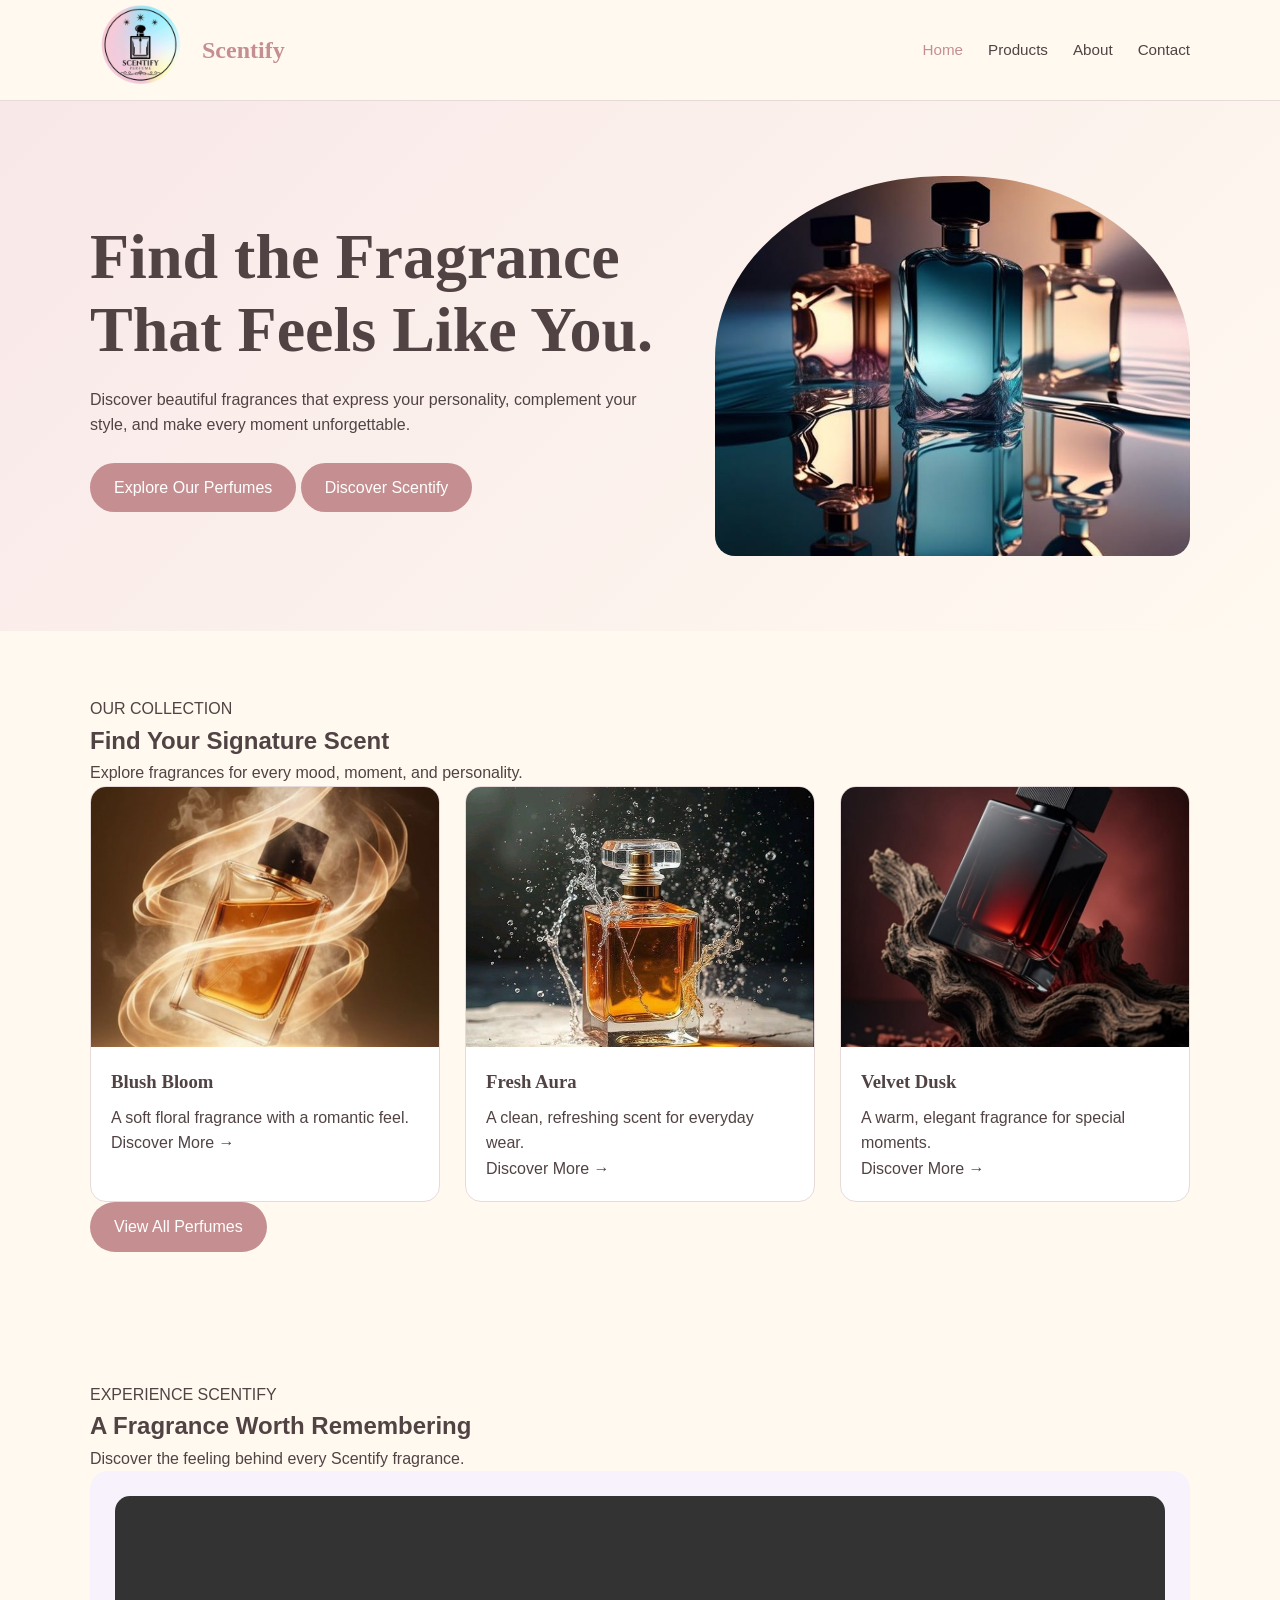
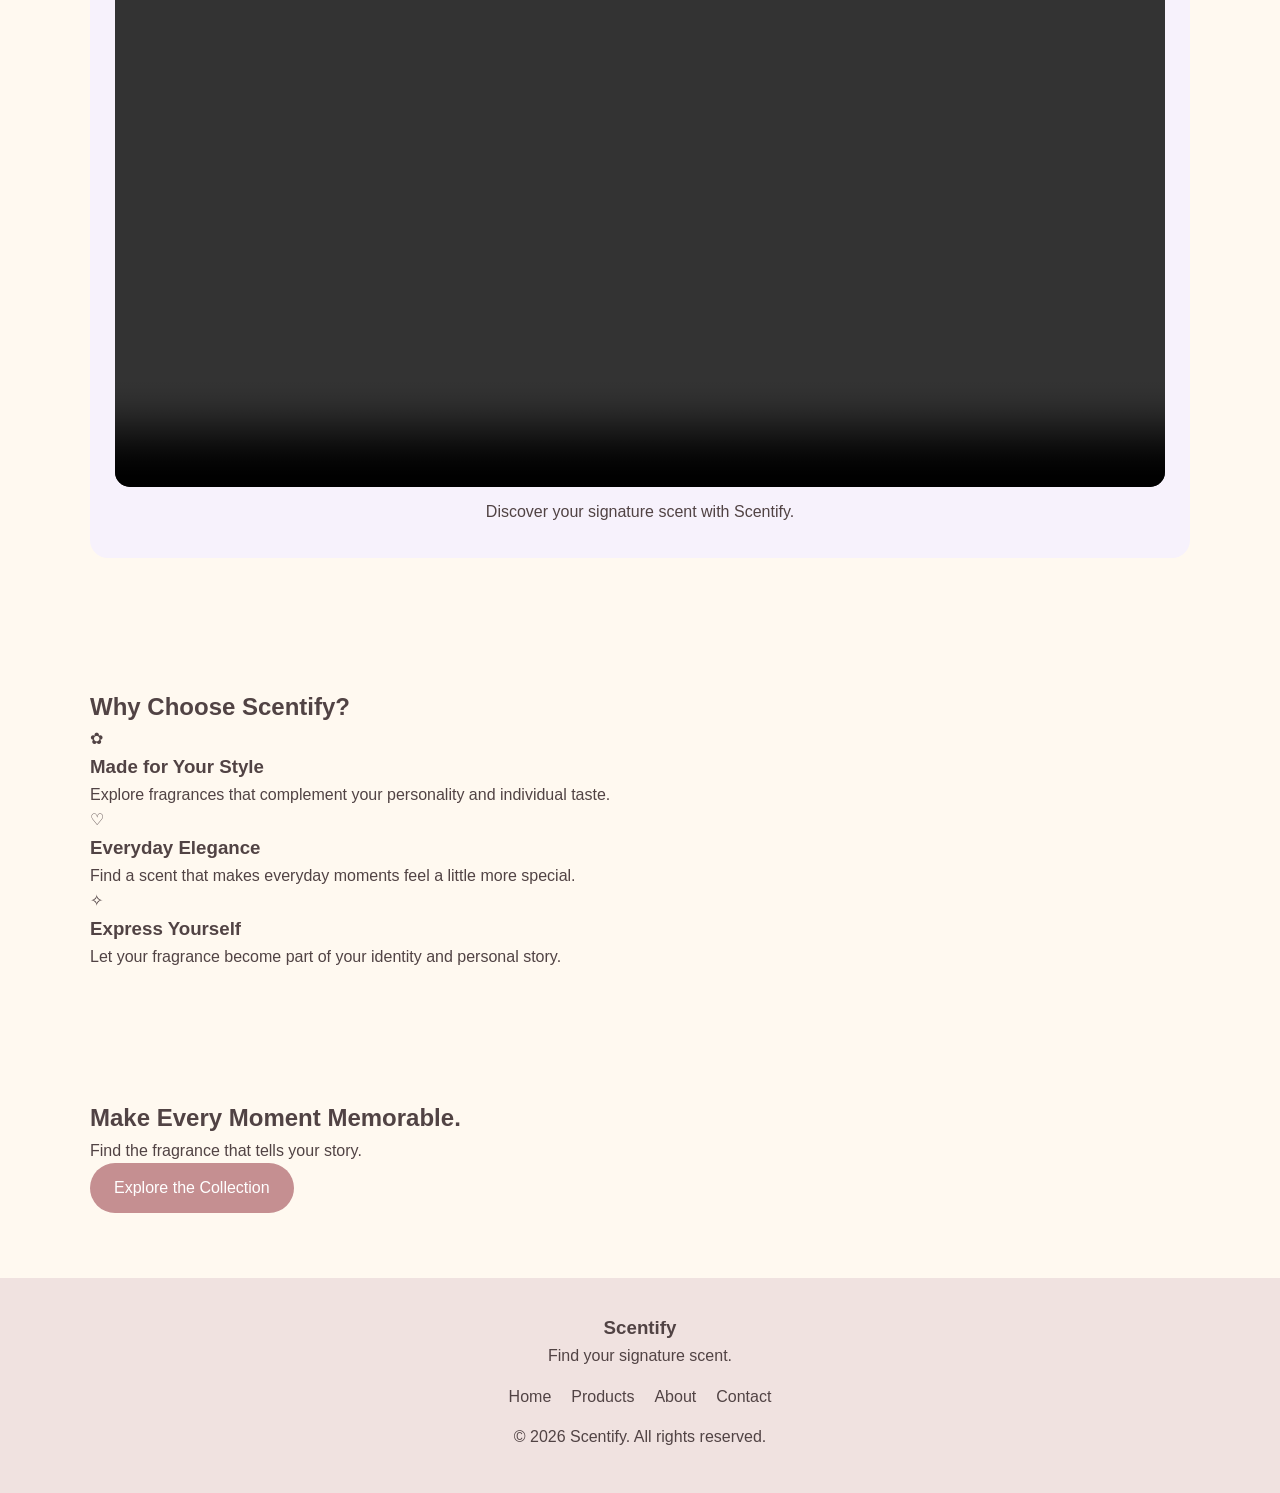
<file: index.html>
<!doctype html>
<html lang="en">
  <head>
    <meta charset="UTF-8" />
    <meta name="viewport" content="width=device-width, initial-scale=1.0" />

    <title>Scentify | Find Your Signature Scent</title>
    <meta 
      name="description"
      content="Discover your signature scent with Scentify. Explore fragrances made to express your personality."
    />
    <link
      rel="stylesheet"
      href="https://pyscript.net/releases/2025.2.3/core.css"
    />
    <script type="module" src="https://pyscript.net/releases/2025.2.3/core.js"></script>
    <link rel="stylesheet" href="style.css" />
  </head>

  <body>
  
    <header class="site-header">
      <div class="container navbar">
        <a href="index.html" class="logo">
          <img src="assets/scentify_logo.png" alt="Scentify Logo" />
          <span>Scentify</span>
        </a>

        <button
          type="button"
          class="menu-toggle"
          aria-label="Toggle navigation"
          aria-expanded="false"
        >
          ☰
        </button>

        <nav class="nav-links">
          <a href="index.html" class="active">Home</a>
          <a href="products.html">Products</a>
          <a href="about.html">About</a>
          <a href="contact.html">Contact</a>
        </nav>
      </div>
    </header>

    <main>
      <section class="hero">
        <div class="container hero-content">
          <div class="hero-text">

            <h1>Find the Fragrance That Feels Like You.</h1>

            <p>
              Discover beautiful fragrances that express your personality,
              complement your style, and make every moment unforgettable.
            </p>

            <div class="hero-buttons">
              <a href="products.html" class="btn btn-primary">
                Explore Our Perfumes
              </a>

              <a href="about.html" class="btn btn-secondary">
                Discover Scentify
              </a>
            </div>
          </div>

          <div class="hero-image">
            <img src="assets/home_perfume.jpg" alt="Elegant perfume bottle" />
          </div>
        </div>
      </section>

      <section class="featured-products section-padding">
        <div class="container">
          <div class="section-heading">
            <p class="eyebrow">OUR COLLECTION</p>
            <h2>Find Your Signature Scent</h2>
            <p>Explore fragrances for every mood, moment, and personality.</p>
          </div>

          <div class="product-grid">
            <article class="product-card">
              <img src="assets/perfume1.png" alt="Floral perfume" />

              <div class="product-info">
                <h3>Blush Bloom</h3>
                <p>A soft floral fragrance with a romantic feel.</p>
                <a href="products.html" class="text-link"> Discover More → </a>
              </div>
            </article>

            <article class="product-card">
              <img src="assets/perfume2.jpg" alt="Fresh perfume" />

              <div class="product-info">
                <h3>Fresh Aura</h3>
                <p>A clean, refreshing scent for everyday wear.</p>
                <a href="products.html" class="text-link"> Discover More → </a>
              </div>
            </article>

            <article class="product-card">
              <img src="assets/perfume3.jpg" alt="Warm perfume" />

              <div class="product-info">
                <h3>Velvet Dusk</h3>
                <p>A warm, elegant fragrance for special moments.</p>
                <a href="products.html" class="text-link"> Discover More → </a>
              </div>
            </article>
          </div>

          <div class="center-button">
            <a href="products.html" class="btn btn-primary">
              View All Perfumes
            </a>
          </div>
        </div>
      </section>

      <section class="advertisement section-padding">
        <div class="container">
          <div class="section-heading">
            <p class="eyebrow">EXPERIENCE SCENTIFY</p>
            <h2>A Fragrance Worth Remembering</h2>
            <p>Discover the feeling behind every Scentify fragrance.</p>
          </div>
          <div class="ad-placeholder">
            <video
              id="perfume-ad"
              controls
              preload="metadata"
              playsinline
              
            >
              <source src="./assets/video_ad.mp4" type="video/mp4" />
              Your browser does not support video playback.
            </video>
            <p>Discover your signature scent with Scentify.</p>
          </div>
        </div>
      </section>

      <section class="benefits section-padding">
        <div class="container">
          <div class="section-heading">
            <h2>Why Choose Scentify?</h2>
          </div>

          <div class="benefits-grid">
            <article class="benefit-card">
              <div class="benefit-icon">✿</div>
              <h3>Made for Your Style</h3>
              <p>
                Explore fragrances that complement your personality and
                individual taste.
              </p>
            </article>

            <article class="benefit-card">
              <div class="benefit-icon">♡</div>
              <h3>Everyday Elegance</h3>
              <p>
                Find a scent that makes everyday moments feel a little more
                special.
              </p>
            </article>

            <article class="benefit-card">
              <div class="benefit-icon">✧</div>
              <h3>Express Yourself</h3>
              <p>
                Let your fragrance become part of your identity and personal
                story.
              </p>
            </article>
          </div>
        </div>
      </section>

      <section class="cta-section section-padding">
        <div class="container cta-content">
          <h2>Make Every Moment Memorable.</h2>
          <p>Find the fragrance that tells your story.</p>
          <a href="products.html" class="btn btn-primary">
            Explore the Collection
          </a>
        </div>
      </section>
    </main>

    <footer class="site-footer">
      <div class="container footer-content">
        <div class="footer-brand">
          <h3>Scentify</h3>
          <p>Find your signature scent.</p>
        </div>

        <div class="footer-links">
          <a href="index.html">Home</a>
          <a href="products.html">Products</a>
          <a href="about.html">About</a>
          <a href="contact.html">Contact</a>
        </div>

        <p class="copyright">© 2026 Scentify. All rights reserved.</p>
      </div>
    </footer>

    <script type="py" src="./main.py"></script> 
  </body>
</html>
</file>
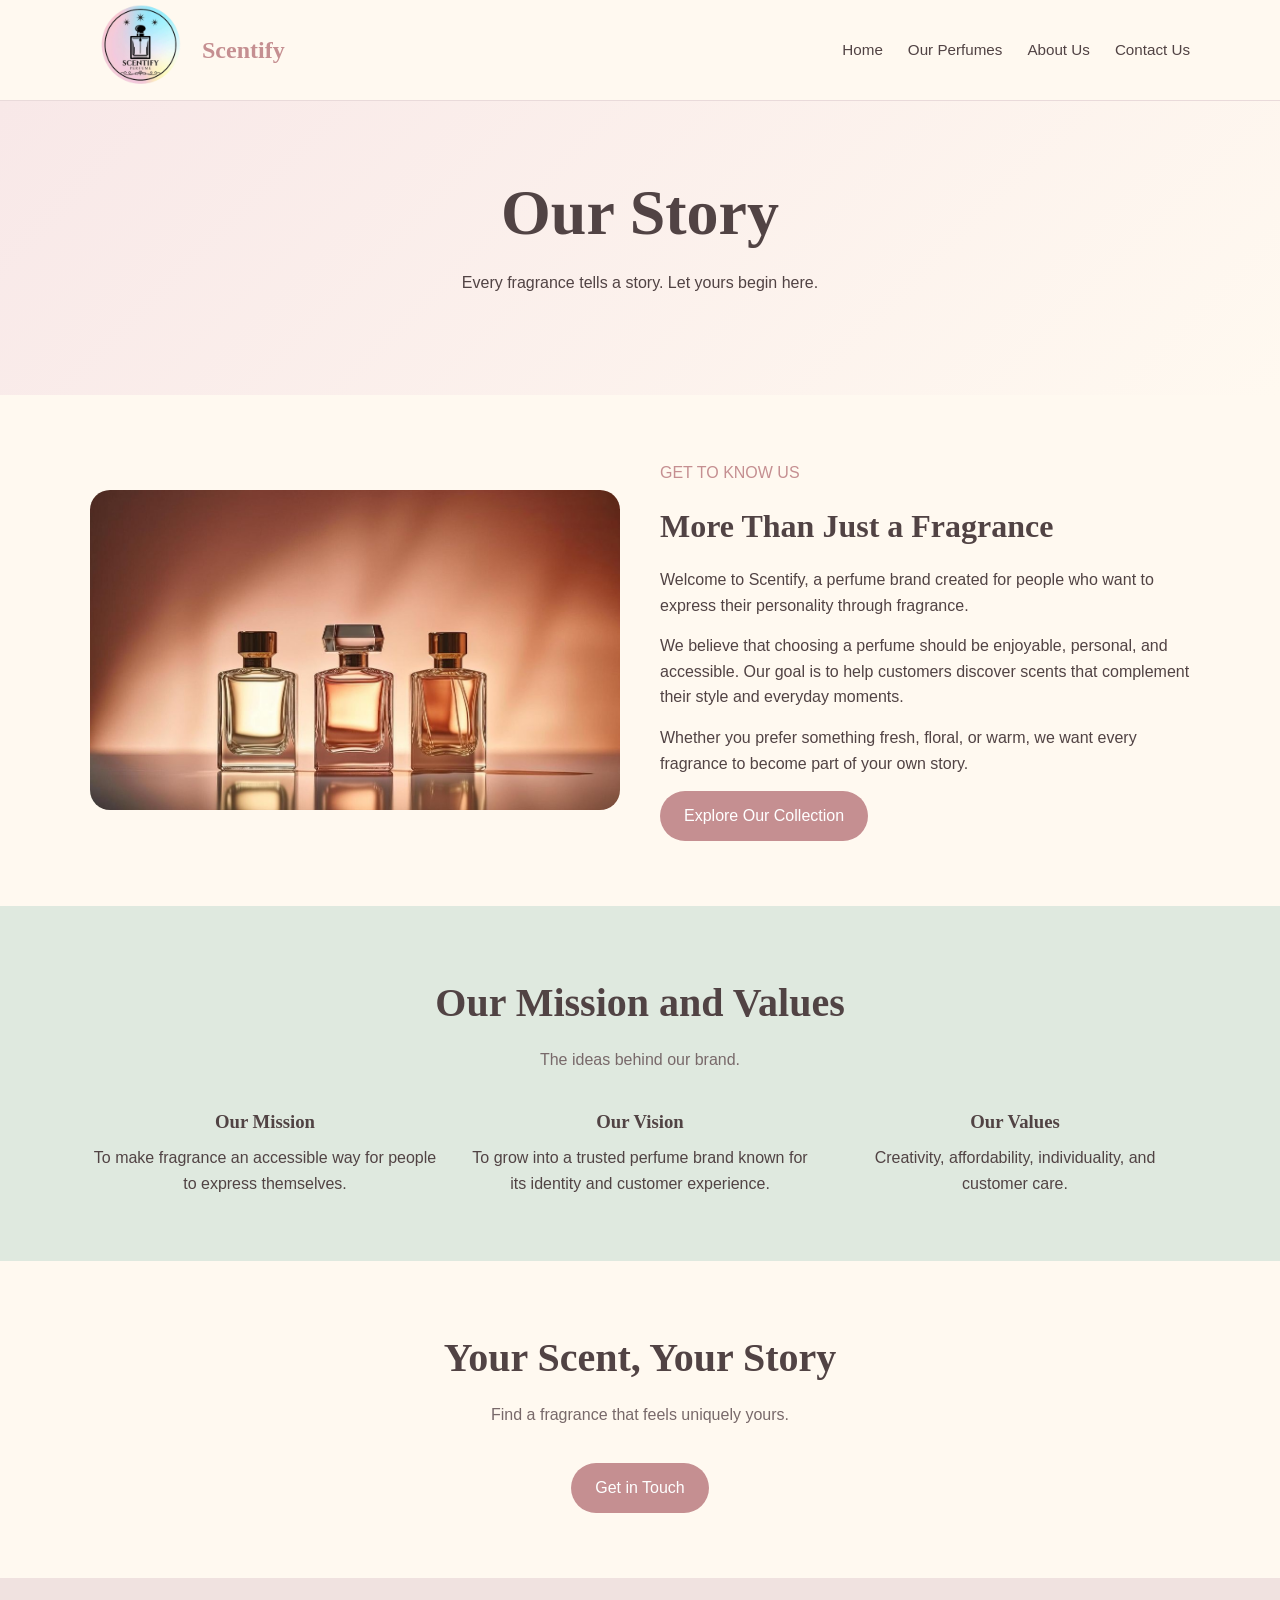
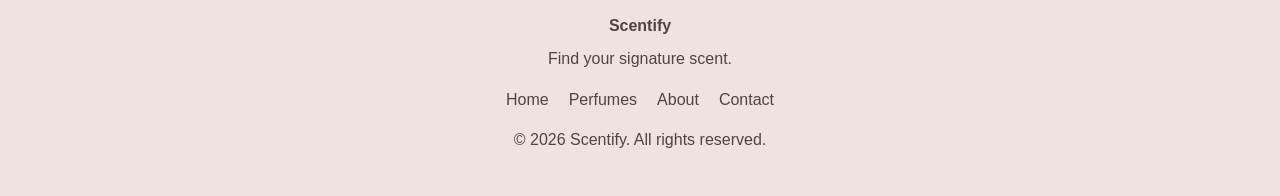
<file: about.html>
<!DOCTYPE html>
<html lang="en">
<head>
    <meta charset="UTF-8">
    <meta name="viewport" content="width=device-width, initial-scale=1.0">
    <title>About Us | Scentify</title>
    <link rel="stylesheet" href="style.css">
    <link rel="stylesheet" href="https://pyscript.net/releases/2025.2.3/core.css">
    <script type="module" src="https://pyscript.net/releases/2025.2.3/core.js"></script>
</head>
<body>

<header>
    <nav class="navbar container">
        <a href="index.html" class="brand">
            <img src="assets/scentify_logo.png" alt="Scentify Logo"
                 class="logo">
            <span>Scentify</span>
        </a>

        <button class="menu-toggle" aria-label="Toggle navigation"
                aria-expanded="false">☰ Menu</button>

        <ul class="nav-links">
            <li><a href="index.html">Home</a></li>
            <li><a href="products.html">Our Perfumes</a></li>
            <li><a href="about.html">About Us</a></li>
            <li><a href="contact.html">Contact Us</a></li>
        </ul>
    </nav>
</header>

<main>
    <section class="hero">
        <div class="container" style="text-align:center;">
            <h1>Our Story</h1>
            <p>Every fragrance tells a story. Let yours begin here.</p>
        </div>
    </section>

    <section>
        <div class="container about-content">
            <div class="about-image">
                <img src="assets/poster.jpg"
                     alt="Scentify perfume brand">
            </div>

            <div class="about-text">
                <p class="highlight">GET TO KNOW US</p>
                <h2>More Than Just a Fragrance</h2>

                <p>
                    Welcome to Scentify, a perfume brand created for
                    people who want to express their personality
                    through fragrance.
                </p>

                <p>
                    We believe that choosing a perfume should be
                    enjoyable, personal, and accessible. Our goal is
                    to help customers discover scents that complement
                    their style and everyday moments.
                </p>

                <p>
                    Whether you prefer something fresh, floral, or
                    warm, we want every fragrance to become part of
                    your own story.
                </p>

                <a href="products.html" class="btn">
                    Explore Our Collection
                </a>
            </div>
        </div>
    </section>

    <section class="features">
        <div class="container">
            <h2 class="section-title">Our Mission and Values</h2>
            <p class="section-subtitle">
                The ideas behind our brand.
            </p>

            <div class="feature-grid">
                <div>
                    <h3>Our Mission</h3>
                    <p>
                        To make fragrance an accessible way for
                        people to express themselves.
                    </p>
                </div>

                <div>
                    <h3>Our Vision</h3>
                    <p>
                        To grow into a trusted perfume brand known
                        for its identity and customer experience.
                    </p>
                </div>

                <div>
                    <h3>Our Values</h3>
                    <p>
                        Creativity, affordability, individuality,
                        and customer care.
                    </p>
                </div>
            </div>
        </div>
    </section>

    <section>
        <div class="container" style="text-align:center;">
            <h2 class="section-title">Your Scent, Your Story</h2>
            <p class="section-subtitle">
                Find a fragrance that feels uniquely yours.
            </p>
            <a href="contact.html" class="btn">Get in Touch</a>
        </div>
    </section>
</main>

<footer>
    <div class="container">
        <p><strong>Scentify</strong></p>
        <p>Find your signature scent.</p>

        <div class="footer-links">
            <a href="index.html">Home</a>
            <a href="products.html">Perfumes</a>
            <a href="about.html">About</a>
            <a href="contact.html">Contact</a>
        </div>

        <p>&copy; 2026 Scentify. All rights reserved.</p>
    </div>
</footer>

    <script type="py" src="./main.py"></script>
</body>
</html>
</file>
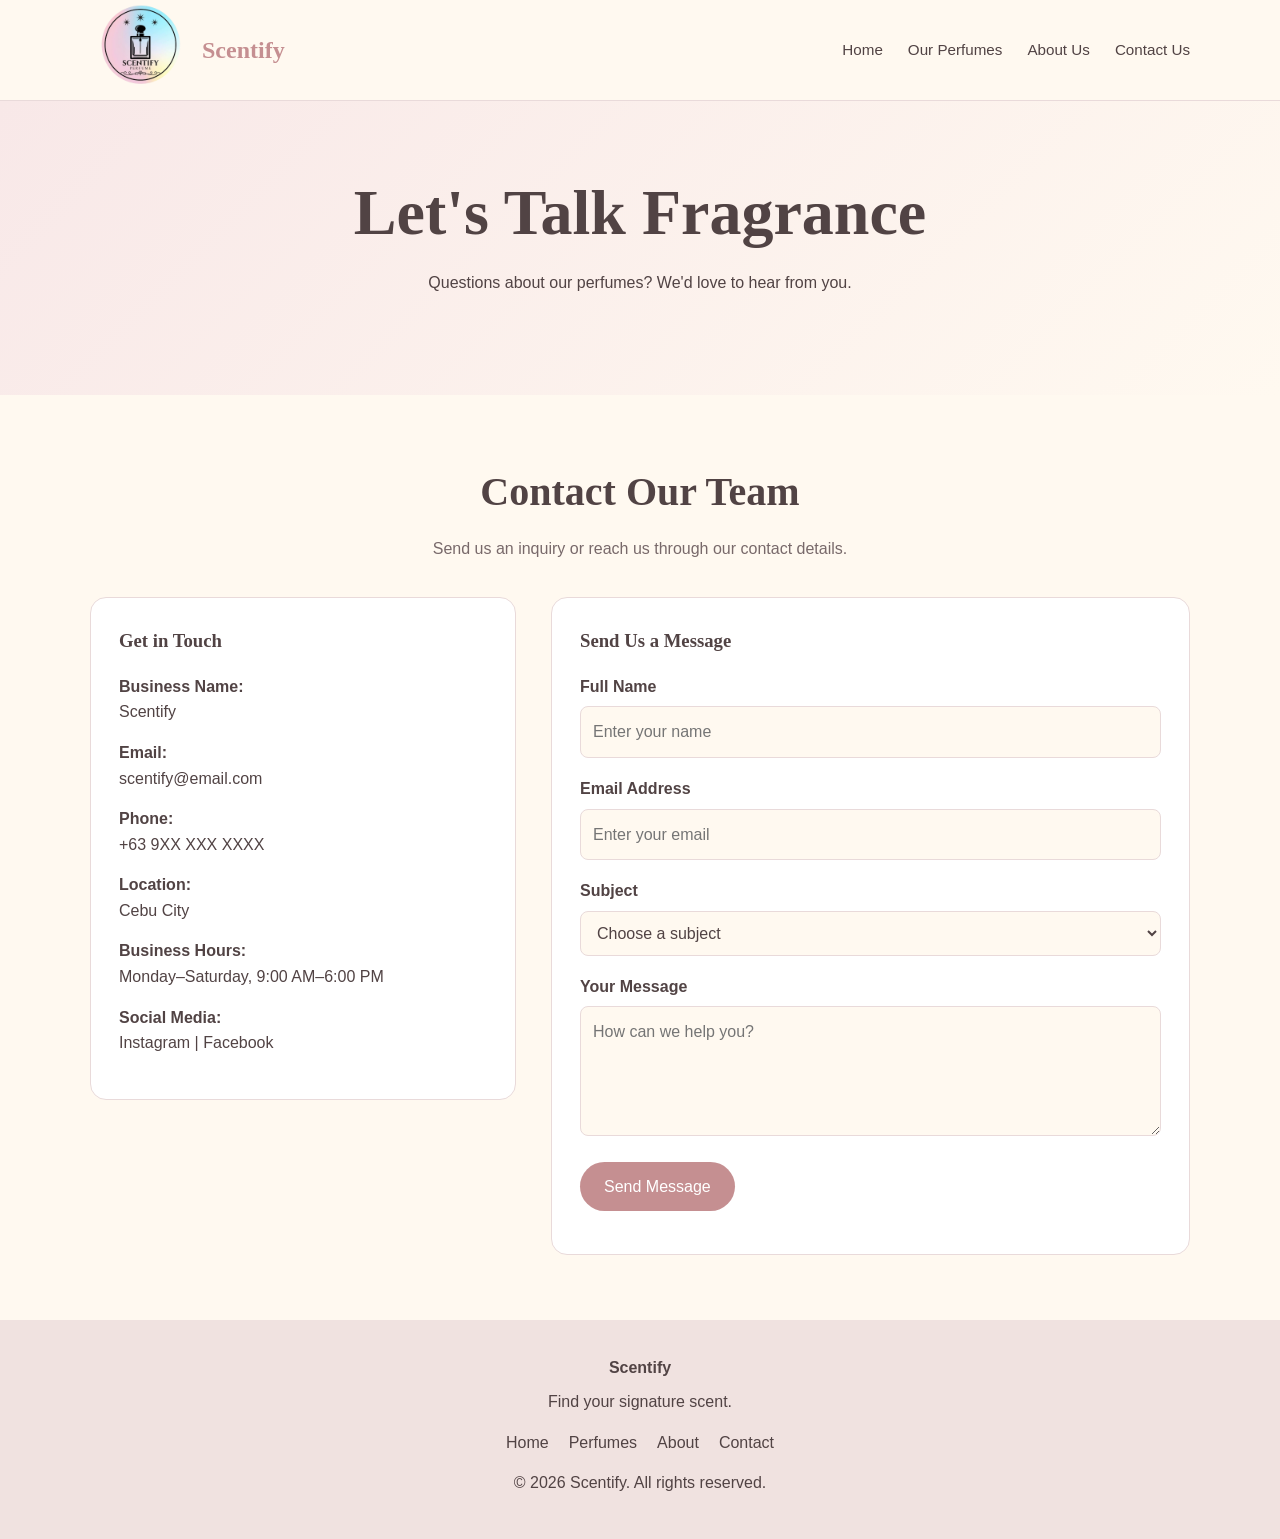
<file: contact.html>
<!DOCTYPE html>
<html lang="en">
<head>
    <meta charset="UTF-8">
    <meta name="viewport" content="width=device-width, initial-scale=1.0">
    <title>Contact Us | Scentify</title>
    <link rel="stylesheet" href="style.css">
    <link rel="stylesheet" href="https://pyscript.net/releases/2025.2.3/core.css">
    <script type="module" src="https://pyscript.net/releases/2025.2.3/core.js"></script>
</head>
<body>

<header>
    <nav class="navbar container">
        <a href="index.html" class="brand">
            <img src="assets/scentify_logo.png" alt="Scentify Logo"
                 class="logo">
            <span>Scentify</span>
        </a>

        <button class="menu-toggle" aria-label="Toggle navigation"
                aria-expanded="false">☰ Menu</button>

        <ul class="nav-links">
            <li><a href="index.html">Home</a></li>
            <li><a href="products.html">Our Perfumes</a></li>
            <li><a href="about.html">About Us</a></li>
            <li><a href="contact.html">Contact Us</a></li>
        </ul>
    </nav>
</header>

<main>
    <section class="hero">
        <div class="container" style="text-align:center;">
            <h1>Let's Talk Fragrance</h1>
            <p>Questions about our perfumes? We'd love to hear from you.</p>
        </div>
    </section>

    <section>
        <div class="container">
            <h2 class="section-title">Contact Our Team</h2>
            <p class="section-subtitle">
                Send us an inquiry or reach us through our contact details.
            </p>

            <div class="contact-grid">
                <div class="contact-info">
                    <h3>Get in Touch</h3>

                    <p>
                        <strong>Business Name:</strong><br>
                        Scentify
                    </p>

                    <p>
                        <strong>Email:</strong><br>
                        scentify@email.com
                    </p>

                    <p>
                        <strong>Phone:</strong><br>
                        +63 9XX XXX XXXX
                    </p>

                    <p>
                        <strong>Location:</strong><br>
                        Cebu City
                    </p>

                    <p>
                        <strong>Business Hours:</strong><br>
                        Monday–Saturday, 9:00 AM–6:00 PM
                    </p>

                    <p>
                        <strong>Social Media:</strong><br>
                        <a href="https://www.instagram.com/"
                           target="_blank" rel="noopener noreferrer">
                            Instagram
                        </a>
                        |
                        <a href="https://www.facebook.com/"
                           target="_blank" rel="noopener noreferrer">
                            Facebook
                        </a>
                    </p>
                </div>

                <div class="contact-form">
                    <h3>Send Us a Message</h3>

                    <form id="contactForm">
                        <div class="form-group">
                            <label for="name">Full Name</label>
                            <input type="text" id="name" name="name"
                                   placeholder="Enter your name"
                                   autocomplete="name" required>
                        </div>

                        <div class="form-group">
                            <label for="email">Email Address</label>
                            <input type="email" id="email" name="email"
                                   placeholder="Enter your email"
                                   autocomplete="email" required>
                        </div>

                        <div class="form-group">
                            <label for="subject">Subject</label>
                            <select id="subject" name="subject" required>
                                <option value="">Choose a subject</option>
                                <option value="product-inquiry">
                                    Product Inquiry
                                </option>
                                <option value="order-inquiry">
                                    Order Inquiry
                                </option>
                                <option value="feedback">
                                    Feedback
                                </option>
                                <option value="other">Other</option>
                            </select>
                        </div>

                        <div class="form-group">
                            <label for="message">Your Message</label>
                            <textarea id="message" name="message"
                                      placeholder="How can we help you?"
                                      required></textarea>
                        </div>

                        <button type="submit" class="btn">
                            Send Message
                        </button>

                        <p id="formMessage" role="status"
                           aria-live="polite" style="margin-top:15px;">
                        </p>
                    </form>
                </div>
            </div>
        </div>
    </section>
</main>

<footer>
    <div class="container">
        <p><strong>Scentify</strong></p>
        <p>Find your signature scent.</p>

        <div class="footer-links">
            <a href="index.html">Home</a>
            <a href="products.html">Perfumes</a>
            <a href="about.html">About</a>
            <a href="contact.html">Contact</a>
        </div>

        <p>&copy; 2026 Scentify. All rights reserved.</p>
    </div>
</footer>

    <script type="py" src="./main.py"></script>
</body>
</html>
</file>
<file: style.css>
:root {
    --pink: #F8E8E8;
    --cream: #FFF9F0;
    --lavender: #EAE4F5;
    --sage: #DFE9DF;
    --rose: #C58F91;
    --text: #514344;
    --white: #FFFFFF;
    --border: #E9DADA;
}

* {
    margin: 0;
    padding: 0;
    box-sizing: border-box;
}

html {
    scroll-behavior: smooth;
}

body {
    font-family: Arial, Helvetica, sans-serif;
    background: var(--cream);
    color: var(--text);
    line-height: 1.6;
}

img,
video {
    max-width: 100%;
    display: block;
}

a {
    text-decoration: none;
    color: inherit;
}

button,
input,
textarea,
select {
    font: inherit;
}

button,
.btn {
    cursor: pointer;
}

.container {
    width: min(1100px, 90%);
    margin: 0 auto;
}

header {
    background: rgba(255, 249, 240, 0.97);
    border-bottom: 1px solid var(--border);
    position: sticky;
    top: 0;
    z-index: 100;
}

.navbar {
    min-height: 82px;
    display: flex;
    align-items: center;
    justify-content: space-between;
    gap: 20px;
}

.brand {
    display: flex;
    align-items: center;
    gap: 12px;
    font-family: Georgia, serif;
    font-size: 1.5rem;
    font-weight: bold;
    color: var(--rose);
}

.logo {
    width: 100px;
    height: 100px;
    object-fit: contain;
    display: flex;
    align-items: center;
    gap: 12px;
    font-family: Georgia, serif;
    font-size: 1.5rem;
    font-weight: bold;
    color: var(--rose);
}

.nav-links {
    display: flex;
    align-items: center;
    gap: 25px;
    list-style: none;
}

.nav-links a {
    font-size: 0.95rem;
    transition: color 0.3s;
}

.nav-links a:hover,
.nav-links a.active {
    color: var(--rose);
}

.menu-toggle {
    display: none;
    border: 0;
    background: var(--pink);
    color: var(--text);
    padding: 8px 12px;
    border-radius: 8px;
}


.btn {
    display: inline-block;
    padding: 12px 24px;
    border: 0;
    border-radius: 30px;
    background: var(--rose);
    color: var(--white);
    transition: 0.3s;
}

.btn:hover {
    background: #AD777A;
    transform: translateY(-2px);
}

.btn-outline {
    background: transparent;
    color: var(--text);
    border: 1px solid var(--rose);
}

.btn-outline:hover {
    background: var(--pink);
    color: var(--text);
}


section {
    padding: 65px 0;
}

.section-title {
    text-align: center;
    font-family: Georgia, serif;
    font-size: clamp(1.8rem, 4vw, 2.5rem);
    margin-bottom: 12px;
}

.section-subtitle {
    text-align: center;
    max-width: 620px;
    margin: 0 auto 35px;
    color: #78696A;
}

.highlight {
    color: var(--rose);
}

.hero {
    background: linear-gradient(135deg, var(--pink), var(--cream));
    padding: 75px 0;
}

.hero-content {
    display: grid;
    grid-template-columns: 1.1fr 0.9fr;
    align-items: center;
    gap: 45px;
}

.hero h1 {
    font-family: Georgia, serif;
    font-size: clamp(2.4rem, 5vw, 4rem);
    line-height: 1.15;
    margin-bottom: 20px;
}

.hero p {
    margin-bottom: 25px;
}

.hero-image {
    min-height: 330px;
    background: var(--lavender);
    border-radius: 48% 48% 20px 20px;
    display: flex;
    align-items: center;
    justify-content: center;
    overflow: hidden;
}

.hero-image img {
    width: 100%;
    height: 380px;
    object-fit: cover;
}

.placeholder {
    padding: 30px;
    text-align: center;
    color: #78696A;
}


.ad-section {
    background: var(--lavender);
}

.ad-placeholder {
    background: #F7F2FC;
    border: none;
    border-radius: 18px;
    padding: 25px;
    text-align: center;
}

.ad-placeholder video {
    display: block;
    width: 100%;
    max-width: 100%;
    aspect-ratio: 16 / 9;
    height: auto;
    object-fit: contain;
    background: #ffffff;
    border: none;
    outline: none;
    border-radius: 15px;
    margin: 0 auto 12px;
}


.ad-placeholder p {
    margin-bottom: 8px;
}


.product-grid {
    display: grid;
    grid-template-columns: repeat(3, minmax(0, 1fr));
    gap: 25px;
}

.product-card {
    background: var(--white);
    border: 1px solid var(--border);
    border-radius: 16px;
    overflow: hidden;
    transition: transform 0.3s, box-shadow 0.3s;
}

.product-card:hover {
    transform: translateY(-5px);
    box-shadow: 0 12px 25px rgba(80, 50, 50, 0.08);
}

.product-card img {
    width: 100%;
    height: 260px;
    object-fit: cover;
    background: var(--pink);
}

.product-info {
    padding: 20px;
}

.product-info h3 {
    font-family: Georgia, serif;
    margin-bottom: 8px;
}

.price {
    color: var(--rose);
    font-weight: bold;
    margin: 10px 0 15px;
}


.about-content {
    display: grid;
    grid-template-columns: 1fr 1fr;
    align-items: center;
    gap: 40px;
}

.about-image {
    background: var(--sage);
    min-height: 320px;
    border-radius: 20px;
    overflow: hidden;
}

.about-image img {
    width: 100%;
    height: 100%;
    min-height: 320px;
    object-fit: cover;
}

.about-text h2 {
    font-family: Georgia, serif;
    font-size: 2rem;
    margin-bottom: 15px;
}

.about-text p {
    margin-bottom: 15px;
}


.contact-grid {
    display: grid;
    grid-template-columns: 0.8fr 1.2fr;
    gap: 35px;
    align-items: start;
}

.contact-info,
.contact-form {
    background: var(--white);
    border: 1px solid var(--border);
    padding: 28px;
    border-radius: 16px;
}

.contact-info h3,
.contact-form h3 {
    font-family: Georgia, serif;
    margin-bottom: 18px;
}

.contact-info p {
    margin-bottom: 15px;
    overflow-wrap: anywhere;
}

.form-group {
    margin-bottom: 18px;
}

.form-group label {
    display: block;
    margin-bottom: 7px;
    font-weight: bold;
}

.form-group input,
.form-group textarea,
.form-group select {
    width: 100%;
    padding: 12px;
    border: 1px solid var(--border);
    border-radius: 8px;
    background: var(--cream);
    color: var(--text);
}

.form-group textarea {
    min-height: 130px;
    resize: vertical;
}

.form-group input:focus,
.form-group textarea:focus {
    outline: 2px solid var(--rose);
    border-color: transparent;
}


.features {
    background: var(--sage);
}

.feature-grid {
    display: grid;
    grid-template-columns: repeat(3, 1fr);
    text-align: center;
    gap: 25px;
}

.feature-grid h3 {
    font-family: Georgia, serif;
    margin-bottom: 8px;
}


footer {
    background: #F0E2E0;
    padding: 35px 0;
    text-align: center;
}

footer p {
    margin-bottom: 8px;
}

.footer-links {
    display: flex;
    justify-content: center;
    flex-wrap: wrap;
    gap: 20px;
    margin: 15px 0;
}

.footer-links a:hover {
    color: var(--rose);
}


@media (max-width: 768px) {
    .navbar {
        flex-wrap: wrap;
        padding: 12px 0;
    }

    .menu-toggle {
        display: block;
    }

    .nav-links {
        display: none;
        flex-direction: column;
        align-items: stretch;
        width: 100%;
        gap: 0;
    }

    .nav-links.show {
        display: flex;
    }

    .nav-links a {
        display: block;
        padding: 12px;
    }

    .hero-content,
    .about-content,
    .contact-grid {
        grid-template-columns: 1fr;
    }

    .hero {
        padding: 45px 0;
    }

    .hero-image img {
        height: 300px;
    }

    .product-grid {
        grid-template-columns: repeat(2, minmax(0, 1fr));
    }

    .feature-grid {
        grid-template-columns: 1fr;
    }
}

@media (max-width: 480px) {
    section {
        padding: 45px 0;
    }

    .product-grid {
        grid-template-columns: 1fr;
    }

    .product-card img {
        height: 280px;
    }

    .brand {
        font-size: 1.2rem;
    }

    .logo {
        width: 120px;
        height: 120px;
    }

    .contact-info,
    .contact-form {
        padding: 20px;
    }
}
</file>
